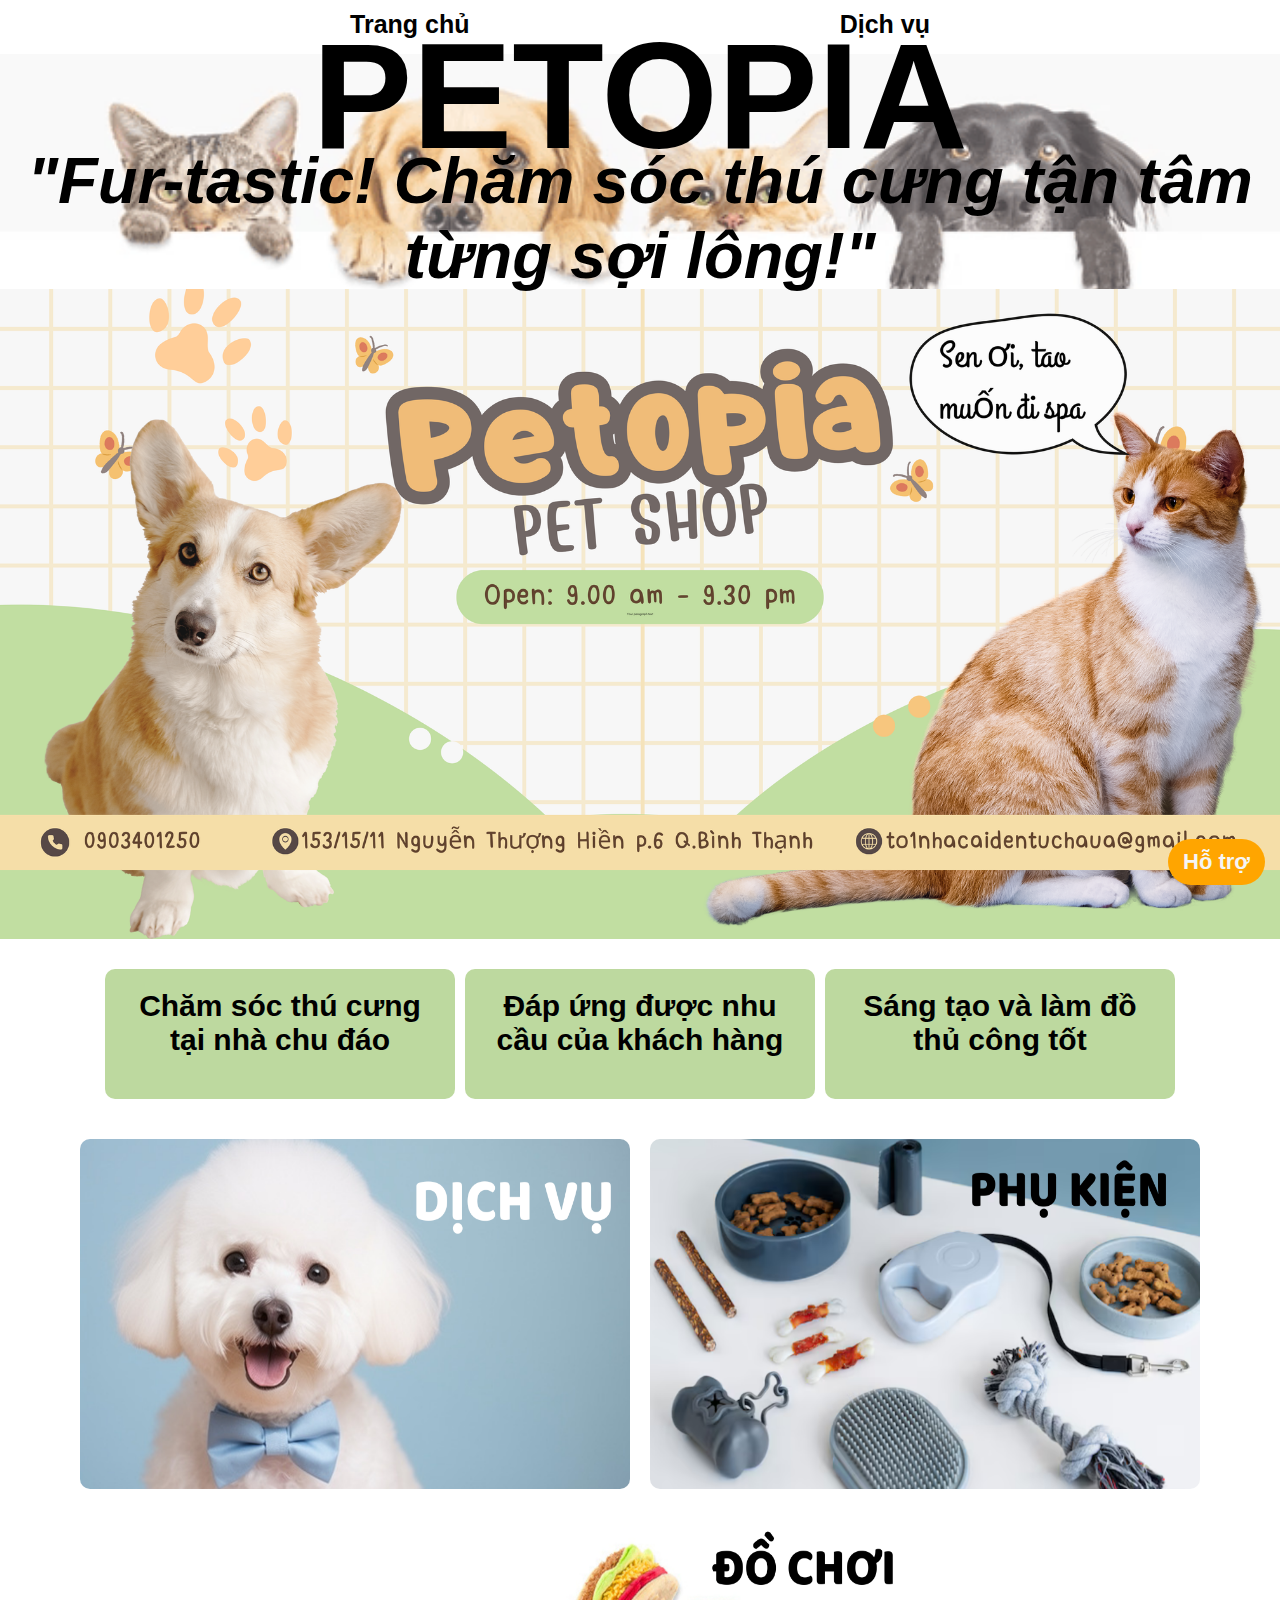
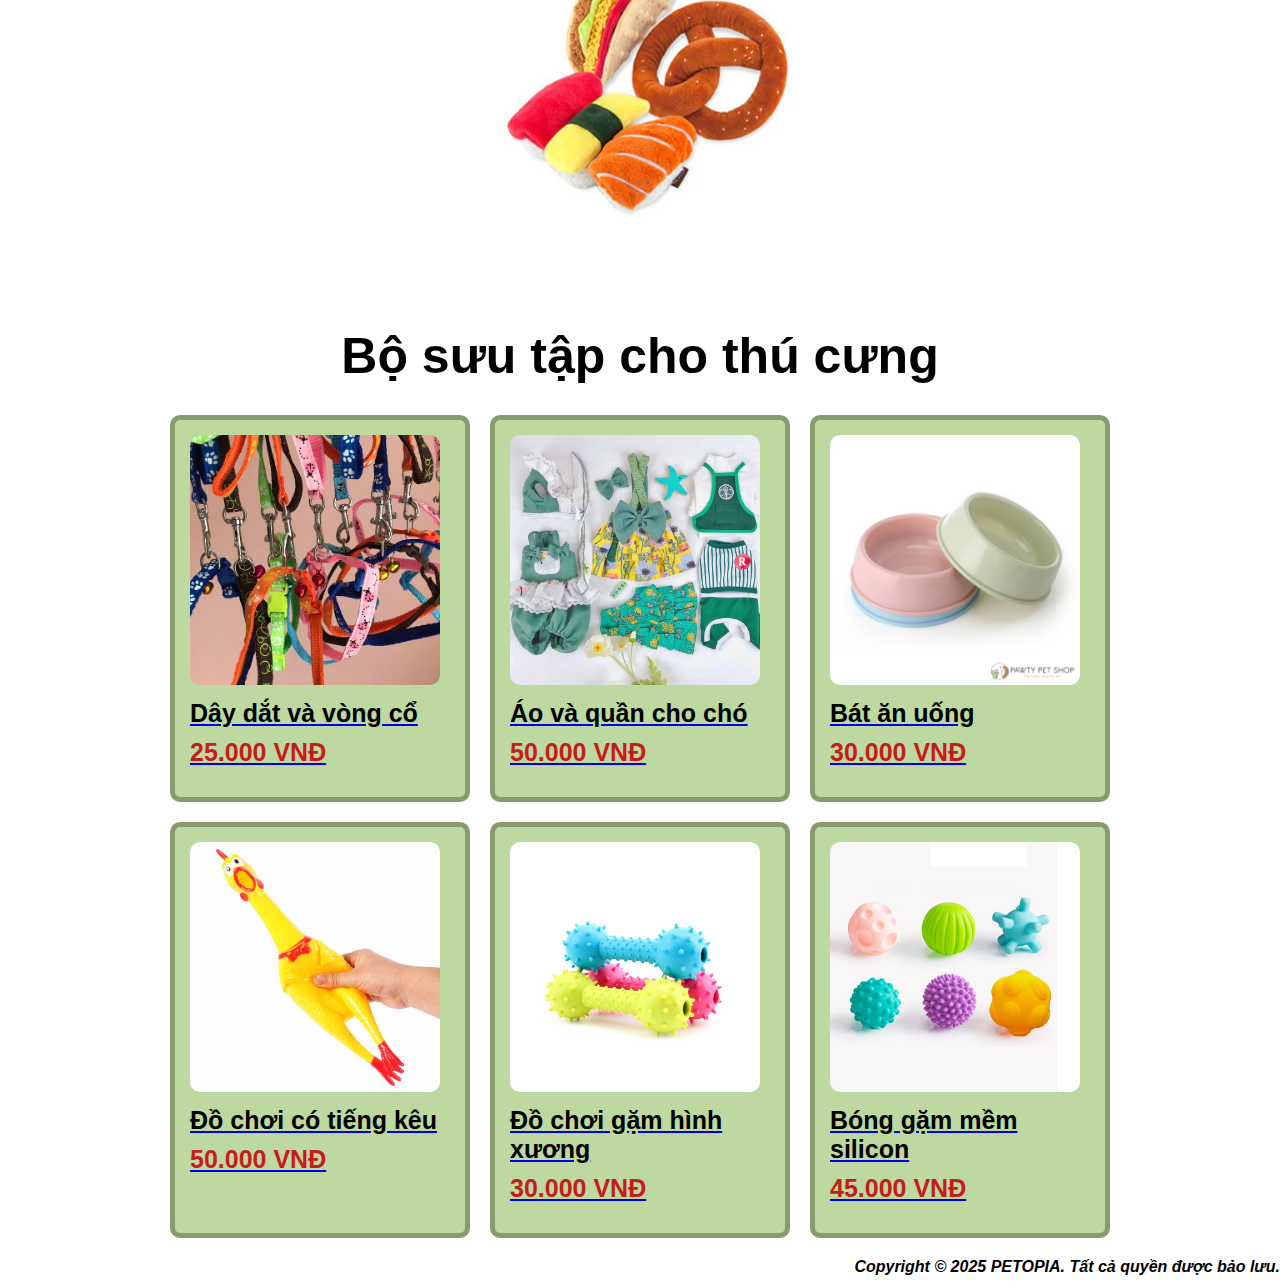
<file: index.html>
<!DOCTYPE html>
<html lang="vi">
<head>
    <meta charset="UTF-8">
    <meta name="viewport" content="width=device-width, initial-scale=1.0">
    <title>Cửa hàng chăm sóc và bán phụ kiện cho chó</title>
    <link rel="stylesheet" href="styles.css">
</head>
<body>
    <div class="nav">
        <nav>
            <ul>
                <li><a href="index.html">Trang chủ</a></li>
                <li><a href="dichvu.html">Dịch vụ</a></li>
            </ul>
        </nav>
    </div>
    <header>
        <h1><strong>PETOPIA</strong></h1>
        <h2><i>"Fur-tastic! Chăm sóc thú cưng tận tâm từng sợi lông!"</i></h2>
    </header>
    <div class="banner">
        <img src="486014060_1379749156235214_6469966915776563393_n.png" alt="Kinh nghiệm chăm sóc thú cưng" class="banner-img">
    </div>
    <section id="kha-nang">
        <div class="abilities">
            <div class="abilities-item">Chăm sóc thú cưng tại nhà chu đáo</div>
            <div class="abilities-item">Đáp ứng được nhu cầu của khách hàng</div>
            <div class="abilities-item">Sáng tạo và làm đồ thủ công tốt</div>
        </div>
    </section>
    <section id="san-pham">
        <div class="produce-list">
            <div class="produce"><img src="love.png" alt="Sản phẩm 1"></div>
            <div class="produce"><img src="love (1).png" alt="Sản phẩm 3"></div>
            <div class="produce"><img src="love (2).png" alt="Sản phẩm 4"></div>
        </div>
    </section>
    <div class="achievements">
        <h2><p class="san-pham"></p><strong>Bộ sưu tập cho thú cưng</strong></h2>
    </div>
    <section class="product-list">
        <div class="product">
            <a href="product1.html">
                <img src="day-dat-vong-co-cho-meo-Nupet-1.jpg" alt="Dây dắt và vòng cổ">
                <h2>Dây dắt và vòng cổ</h2>
                <p>25.000 VNĐ</p>
            </a>
        </div>
        <div class="product">
            <a href="product2.html">
                <img src="set-do-cho-meo-mau-xanh-de-chiu.webp" alt="Áo/quần cho chó">
                <h2>Áo và quần cho chó</h2>
                <p>50.000 VNĐ</p>
            </a>
        </div>
        <div class="product">
            <a href="product3.html">
                <img src="b44cd734-0b7c-459a-a7b2-0749f76419f0_721bfecc5ec2487b8e843149a53fe0af_1024x1024.jpeg" alt="Bát ăn uống">
                <h2>Bát ăn uống</h2>
                <p>30.000 VNĐ</p>
            </a>
        </div>
        <div class="product">
            <a href="product4.html">
                <img src="do-choi-cho-cho-meo-paw-hinh-con-ga.jpg" alt="Đồ chơi có tiếng kêu">
                <h2>Đồ chơi có tiếng kêu</h2>
                <p>50.000 VNĐ</p>
            </a>
        </div>
        <div class="product">
            <a href="product5.html">
                <img src="cad063319d05cdb65f21cb0db928c8db.jpeg" alt="Đồ chơi gặm hình xương">
                <h2>Đồ chơi gặm hình xương</h2>
                <p>30.000 VNĐ</p>
            </a>
        </div>
        <div class="product">
            <a href="product6.html">
                <img src="set-6-bong-gai-silicon-toyshouse-he0207-1.jpg" alt="Bóng gặm mềm silicon">
                <h2>Bóng gặm mềm silicon</h2>
                <p>45.000 VNĐ</p>
            </a>
        </div>
    </section>
    <section id="lien-he">
        <div class="chat-container">
            <input type="checkbox" id="chat-toggle" class="chat-toggle" hidden>
            <label for="chat-toggle" class="chat-button" onclick="toggleChat()"><strong>Hỗ trợ</strong></label>
            <div class="chat-box" id="chat-box">
                <div class="chat-header">
                    <span><strong>Trò chuyện với chúng mình</strong></span>
                    <label for="chat-toggle" class="close-chat" onclick="closeChat()">✖</label>
                </div>
                <div class="chat-body" id="messages">
                    <p>Xin chào! Chúng mình có thể giúp gì cho bạn?😊</p>
                </div>
                <div class="chat-footer">
                    <input type="text" id="user-message" placeholder="Nhập tin nhắn...">
                    <button onclick="sendMessage()">Gửi</button>
                </div>
            </div>
        </div>
    </section>
    <script>
        // Dữ liệu câu hỏi và câu trả lời
        const faq = {
            "có gì": "Cửa hàng tụi mình chuyên chăm sóc thú cưng như tắm, vệ sinh răng miệng cho chó và có bán đủ loại phụ kiện, đồ chơi siêu xinh để bạn mua tặng cún yêu hoặc làm quà cho bạn bè! 🐶🎁",
            "giờ": "🕗 Chúng mình làm việc từ 9:00 sáng đến 9:30 tối, từ thứ 2 đến thứ 6.",
            "địa chỉ": "📍 Chúng mình có cửa hàng tại 153/15/11 Nguyễn Thượng Hiền, P. 6, Q. Bình Thạnh, Ho Chi Minh City",
            "liên hệ": "📧 Bạn có thể liên hệ với chúng mình qua email: to1nhacaidentuchaua@gmail.com.",
            "giá": "💵 Giá phụ kiện và đồ chơi của chúng mình dao động từ 25.000 VND đến 50.000 VND tùy theo loại."
        };
        // Hiện/ẩn cửa sổ chat khi nhấn nút hỗ trợ
        function toggleChat() {
            const chatBox = document.getElementById('chat-box');
            chatBox.style.display = chatBox.style.display === 'block' ? 'none' : 'block';
        }
        // Đóng cửa sổ chat khi nhấn nút x
        function closeChat() {
            const chatBox = document.getElementById('chat-box');
            chatBox.style.display = 'none';
        }
        // Gửi tin nhắn và trả lời từ bot
        function sendMessage() {
            const messageInput = document.getElementById('user-message');
            const message = messageInput.value.trim();
            const messagesDiv = document.getElementById('messages');
            if (message) {
                // Hiển thị tin nhắn người dùng
                const userMessageDiv = document.createElement('div');
                userMessageDiv.textContent = '👥: ' + message;
                messagesDiv.appendChild(userMessageDiv);
                // Xoá ô nhập tin nhắn
                messageInput.value = '';
                // Phản hồi tự động từ bot
                const botResponse = getBotResponse(message);
                setTimeout(function () {
                    const botMessageDiv = document.createElement('div');
                    botMessageDiv.textContent = '👩‍💼: ' + botResponse;
                    messagesDiv.appendChild(botMessageDiv);
                    messagesDiv.scrollTop = messagesDiv.scrollHeight;
                }, 1000);
            }
        }
        // Hàm tìm kiếm câu trả lời của bot dựa trên từ khóa
        function getBotResponse(userMessage) {
            // Chuyển câu hỏi của người dùng thành chữ thường để dễ so sánh
            const lowerCaseMessage = userMessage.toLowerCase();
            // Kiểm tra nếu câu hỏi người dùng chứa từ khóa nào trong FAQ
            for (const keyword in faq) {
                if (lowerCaseMessage.includes(keyword)) {
                    return faq[keyword];  // Trả lời từ FAQ
                }
            }
            // Nếu không có từ khóa phù hợp, trả lời mặc định
            return "Cảm ơn bạn đã liên hệ, chúng mình sẽ trả lời sớm nhất!😊⏳";
        }
    </script>        
</body>
<footer>
    <div class="foot">
        <h4><p class="foot"></p><i>Copyright &copy; 2025 PETOPIA. Tất cả quyền được bảo lưu.</i></h4>
    </div>
</footer>
</html>
</file>
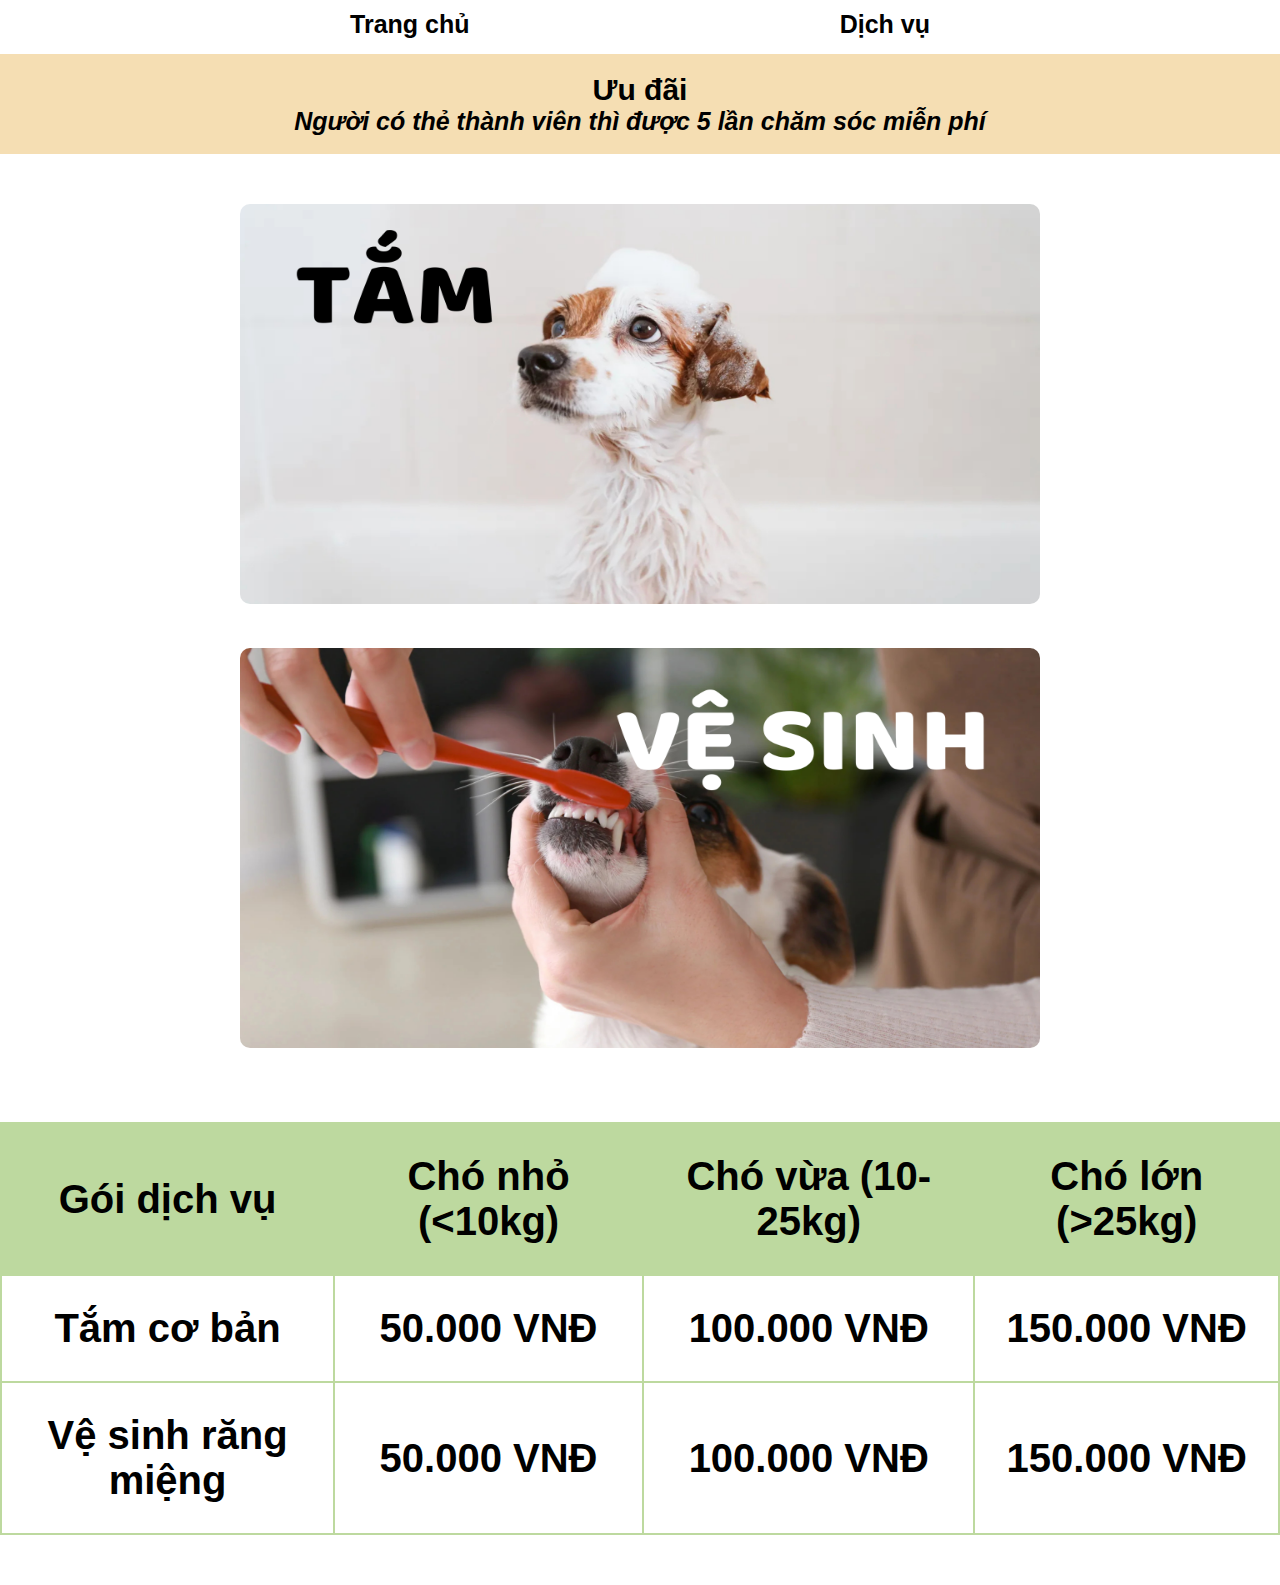
<file: dichvu.html>
<!DOCTYPE html>
<html lang="vi">
<head>
    <meta charset="UTF-8">
    <meta name="viewport" content="width=device-width, initial-scale=1.0">
    <title>Giới thiệu</title>
    <link rel="stylesheet" href="astyles.css">
</head>
<body>
    <div class="nav">
        <nav>
            <ul>
                <li><a href="index.html">Trang chủ</a></li>
                <li><a href="dichvu.html">Dịch vụ</a></li>
            </ul>
        </nav>
    </div>
    <header>
        <h1><strong>Ưu đãi</strong></h1>
        <h2><i>Người có thẻ thành viên thì được 5 lần chăm sóc miễn phí</i></h2>
    </header>
    <section id="dich-vu">
        <div class="produce-list">
            <div class="produce"><img src="love (3).png" alt="Sản phẩm 3"></div>
            <div class="produce"><img src="love (4).png" alt="Sản phẩm 4"></div>
        </div>
    </section>
    <section id="goi-dich-vu">
        <table>
            <tr>
                <th>Gói dịch vụ</th>
                <th>Chó nhỏ (&lt;10kg)</th>
                <th>Chó vừa (10-25kg)</th>
                <th>Chó lớn (&gt;25kg)</th>
            </tr>
            <tr class="highlight-row">
                <td>Tắm cơ bản</td>
                <td>50.000 VNĐ</td>
                <td>100.000 VNĐ</td>
                <td>150.000 VNĐ</td>
            </tr>
            <tr class="highlight-row">
                <td>Vệ sinh răng miệng</td>
                <td>50.000 VNĐ</td>
                <td>100.000 VNĐ</td>
                <td>150.000 VNĐ</td>
            </tr>
        </table>
    </section>
</body>
</html>
</file>
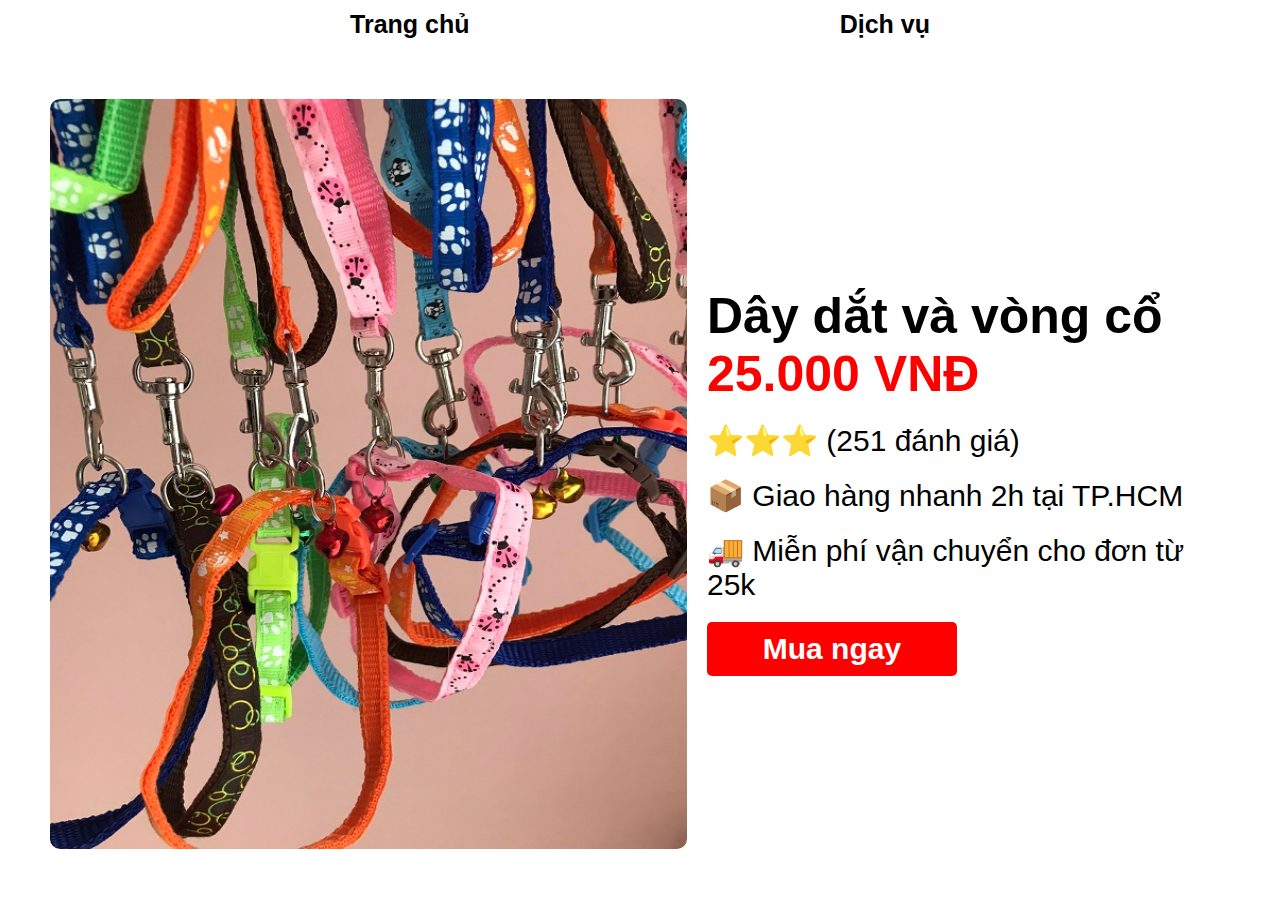
<file: product1.html>
<!DOCTYPE html>
<html lang="vi">
<head>
    <meta charset="UTF-8">
    <meta name="viewport" content="width=device-width, initial-scale=1.0">
    <title>Chi tiết sản phẩm</title>
    <link rel="stylesheet" href="bstyles.css">
</head>
<body>
    <div class="nav">
        <nav>
            <ul>
                <li><a href="index.html">Trang chủ</a></li>
                <li><a href="dichvu.html">Dịch vụ</a></li>
            </ul>
        </nav>
    </div>
    <div class="product-detail">
        <img id="product-image" src="day-dat-vong-co-cho-meo-Nupet-1.jpg" alt="Sản phẩm">
        <div class="info">
            <h2>Dây dắt và vòng cổ</h2>
            <h3>25.000 VNĐ</h3>
            <p class="rating">⭐⭐⭐ (251 đánh giá)</p>
            <p>📦 Giao hàng nhanh 2h tại TP.HCM</p>
            <p>🚚 Miễn phí vận chuyển cho đơn từ 25k</p>
            <button class="buy-btn" onclick="openPayment()"><strong>Mua ngay</strong></a></button>
        </div>
    <div class="popup" id="paymentPopup">
        <div class="popup-content1">
            <a href="#sanpham" class="close-btn" onclick="closePayment()">&times;</a>
            <h2>Thanh toán</h2>
            <div class="payment-options">
                <label><input type="radio" name="payment-method" checked> Tiền mặt</label>
                <label><input type="radio" name="payment-method"> Thẻ Debit/Credit</label>
            </div>
            <div class="payment-details">
                <label>Tên ghi trên thẻ:</label>
                <input type="text" placeholder="Nhập tên trên thẻ">
                <label>Số thẻ:</label>
                <input type="text" placeholder="Nhập số thẻ">
                <div class="expiry-cvv">
                    <div>
                        <label>Ngày hết hạn:</label>
                        <input type="text" placeholder="MM/YY">
                    </div>
                    <div>
                        <label>CVV:</label>
                        <input type="text" placeholder="CVV">
                    </div>
                </div>
            </div>
            <button class="pay-btn" onclick="showSuccess()">Thanh toán</button>
        </div>
    </div>
    <div class="popup" id="successPopup" style="display: none;">
        <div class="popup-content2">
            <a href="#sanpham" class="close-btn" onclick="closeSuccess()">&times;</a>
            <h2>🎉 Thanh toán thành công!</h2>
            <p>Đơn hàng của bạn đang được xử lý và sẽ sớm giao đến bạn.🐾</p>
        </div>
    </div>
    <script>
        function openPayment() {
        document.getElementById('paymentPopup').style.display = 'flex'; // Hiện popup thanh toán
        document.getElementById('successPopup').style.display = 'none'; // Ẩn popup thành công nếu đang mở
        }
        function closePayment() {
            document.getElementById('paymentPopup').style.display = 'none';
        }
        function showSuccess() {
            // Ẩn popup thanh toán
            document.getElementById('paymentPopup').style.display = 'none';
            // Hiện popup thành công
            document.getElementById('successPopup').style.display = 'flex';
        }
        function closeSuccess() {
            // Ẩn popup thành công
            document.getElementById('successPopup').style.display = 'none';
        }
    </script>    
</body>
</html>
</file>
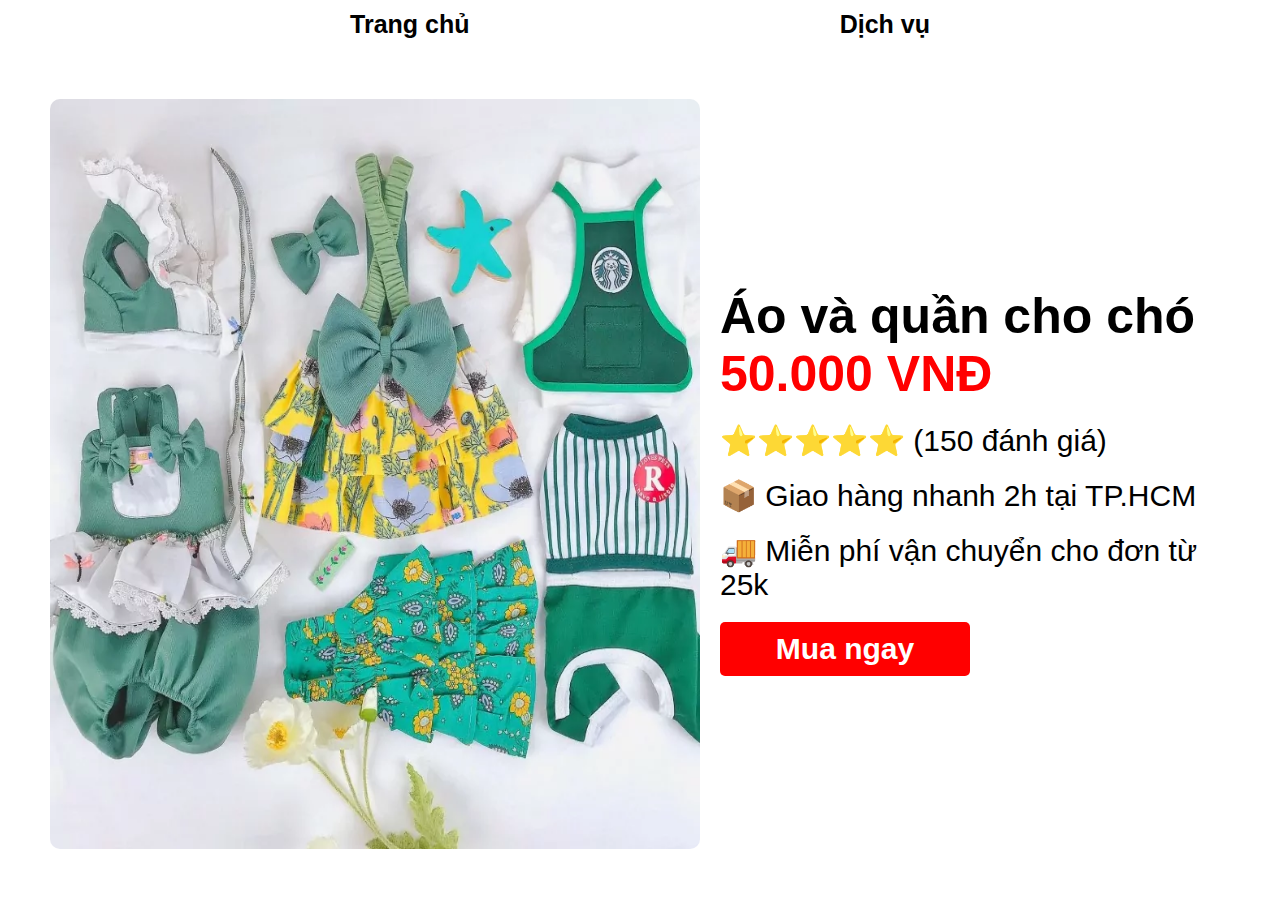
<file: product2.html>
<!DOCTYPE html>
<html lang="vi">
<head>
    <meta charset="UTF-8">
    <meta name="viewport" content="width=device-width, initial-scale=1.0">
    <title>Chi tiết sản phẩm</title>
    <link rel="stylesheet" href="bstyles.css">
</head>
<body>
    <div class="nav">
        <nav>
            <ul>
                <li><a href="index.html">Trang chủ</a></li>
                <li><a href="dichvu.html">Dịch vụ</a></li>
            </ul>
        </nav>
    </div>
    <div class="product-detail">
        <img id="product-image" src="set-do-cho-meo-mau-xanh-de-chiu.webp" alt="Sản phẩm">
        <div class="info">
            <h2>Áo và quần cho chó</h2>
            <h3>50.000 VNĐ</h3>
            <p class="rating">⭐⭐⭐⭐⭐ (150 đánh giá)</p>
            <p>📦 Giao hàng nhanh 2h tại TP.HCM</p>
            <p>🚚 Miễn phí vận chuyển cho đơn từ 25k</p>
            <button class="buy-btn" onclick="openPayment()"><strong>Mua ngay</strong></a></button>
        </div>
    <div class="popup" id="paymentPopup">
        <div class="popup-content1">
            <a href="#sanpham" class="close-btn" onclick="closePayment()">&times;</a>
            <h2>Thanh toán</h2>
            <div class="payment-options">
                <label><input type="radio" name="payment-method" checked> Tiền mặt</label>
                <label><input type="radio" name="payment-method"> Thẻ Debit/Credit</label>
            </div>
            <div class="payment-details">
                <label>Tên ghi trên thẻ:</label>
                <input type="text" placeholder="Nhập tên trên thẻ">
                <label>Số thẻ:</label>
                <input type="text" placeholder="Nhập số thẻ">
                <div class="expiry-cvv">
                    <div>
                        <label>Ngày hết hạn:</label>
                        <input type="text" placeholder="MM/YY">
                    </div>
                    <div>
                        <label>CVV:</label>
                        <input type="text" placeholder="CVV">
                    </div>
                </div>
            </div>
            <button class="pay-btn" onclick="showSuccess()">Thanh toán</button>
        </div>
    </div>
    <div class="popup" id="successPopup" style="display: none;">
        <div class="popup-content2">
            <a href="#sanpham" class="close-btn" onclick="closeSuccess()">&times;</a>
            <h2>🎉 Thanh toán thành công!</h2>
            <p>Đơn hàng của bạn đang được xử lý và sẽ sớm giao đến bạn.🐾</p>
        </div>
    </div>
    <script>
        function openPayment() {
        document.getElementById('paymentPopup').style.display = 'flex'; // Hiện popup thanh toán
        document.getElementById('successPopup').style.display = 'none'; // Ẩn popup thành công nếu đang mở
        }
        function closePayment() {
            document.getElementById('paymentPopup').style.display = 'none';
        }
        function showSuccess() {
            // Ẩn popup thanh toán
            document.getElementById('paymentPopup').style.display = 'none';
            // Hiện popup thành công
            document.getElementById('successPopup').style.display = 'flex';
        }
        function closeSuccess() {
            // Ẩn popup thành công
            document.getElementById('successPopup').style.display = 'none';
        }
    </script> 
</body>
</html>
</file>
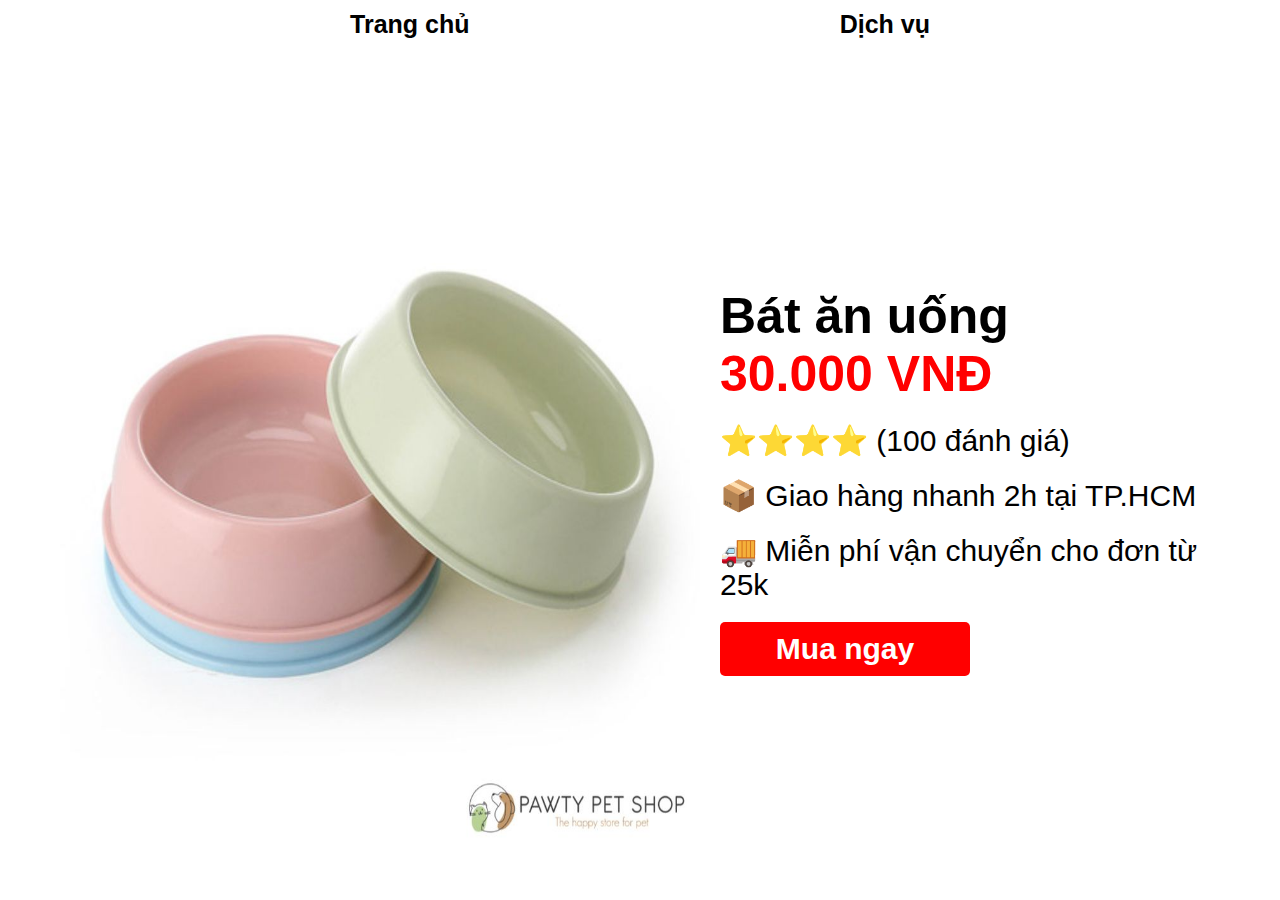
<file: product3.html>
<!DOCTYPE html>
<html lang="vi">
<head>
    <meta charset="UTF-8">
    <meta name="viewport" content="width=device-width, initial-scale=1.0">
    <title>Chi tiết sản phẩm</title>
    <link rel="stylesheet" href="bstyles.css">
</head>
<body>
    <div class="nav">
        <nav>
            <ul>
                <li><a href="index.html">Trang chủ</a></li>
                <li><a href="dichvu.html">Dịch vụ</a></li>
            </ul>
        </nav>
    </div>
    <div class="product-detail">
        <img id="product-image" src="b44cd734-0b7c-459a-a7b2-0749f76419f0_721bfecc5ec2487b8e843149a53fe0af_1024x1024.jpeg" alt="Sản phẩm">
        <div class="info">
            <h2>Bát ăn uống</h2>
            <h3>30.000 VNĐ</h3>
            <p class="rating">⭐⭐⭐⭐ (100 đánh giá)</p>
            <p>📦 Giao hàng nhanh 2h tại TP.HCM</p>
            <p>🚚 Miễn phí vận chuyển cho đơn từ 25k</p>
            <button class="buy-btn" onclick="openPayment()"><strong>Mua ngay</strong></a></button>
        </div>
    <div class="popup" id="paymentPopup">
        <div class="popup-content1">
            <a href="#sanpham" class="close-btn" onclick="closePayment()">&times;</a>
            <h2>Thanh toán</h2>
            <div class="payment-options">
                <label><input type="radio" name="payment-method" checked> Tiền mặt</label>
                <label><input type="radio" name="payment-method"> Thẻ Debit/Credit</label>
            </div>
            <div class="payment-details">
                <label>Tên ghi trên thẻ:</label>
                <input type="text" placeholder="Nhập tên trên thẻ">
                <label>Số thẻ:</label>
                <input type="text" placeholder="Nhập số thẻ">
                <div class="expiry-cvv">
                    <div>
                        <label>Ngày hết hạn:</label>
                        <input type="text" placeholder="MM/YY">
                    </div>
                    <div>
                        <label>CVV:</label>
                        <input type="text" placeholder="CVV">
                    </div>
                </div>
            </div>
            <button class="pay-btn" onclick="showSuccess()">Thanh toán</button>
        </div>
    </div>
    <div class="popup" id="successPopup" style="display: none;">
        <div class="popup-content2">
            <a href="#sanpham" class="close-btn" onclick="closeSuccess()">&times;</a>
            <h2>🎉 Thanh toán thành công!</h2>
            <p>Đơn hàng của bạn đang được xử lý và sẽ sớm giao đến bạn.🐾</p>
        </div>
    </div>
    <script>
        function openPayment() {
        document.getElementById('paymentPopup').style.display = 'flex'; // Hiện popup thanh toán
        document.getElementById('successPopup').style.display = 'none'; // Ẩn popup thành công nếu đang mở
        }
        function closePayment() {
            document.getElementById('paymentPopup').style.display = 'none';
        }
        function showSuccess() {
            // Ẩn popup thanh toán
            document.getElementById('paymentPopup').style.display = 'none';
            // Hiện popup thành công
            document.getElementById('successPopup').style.display = 'flex';
        }
        function closeSuccess() {
            // Ẩn popup thành công
            document.getElementById('successPopup').style.display = 'none';
        }
    </script> 
</body>
</html>
</file>
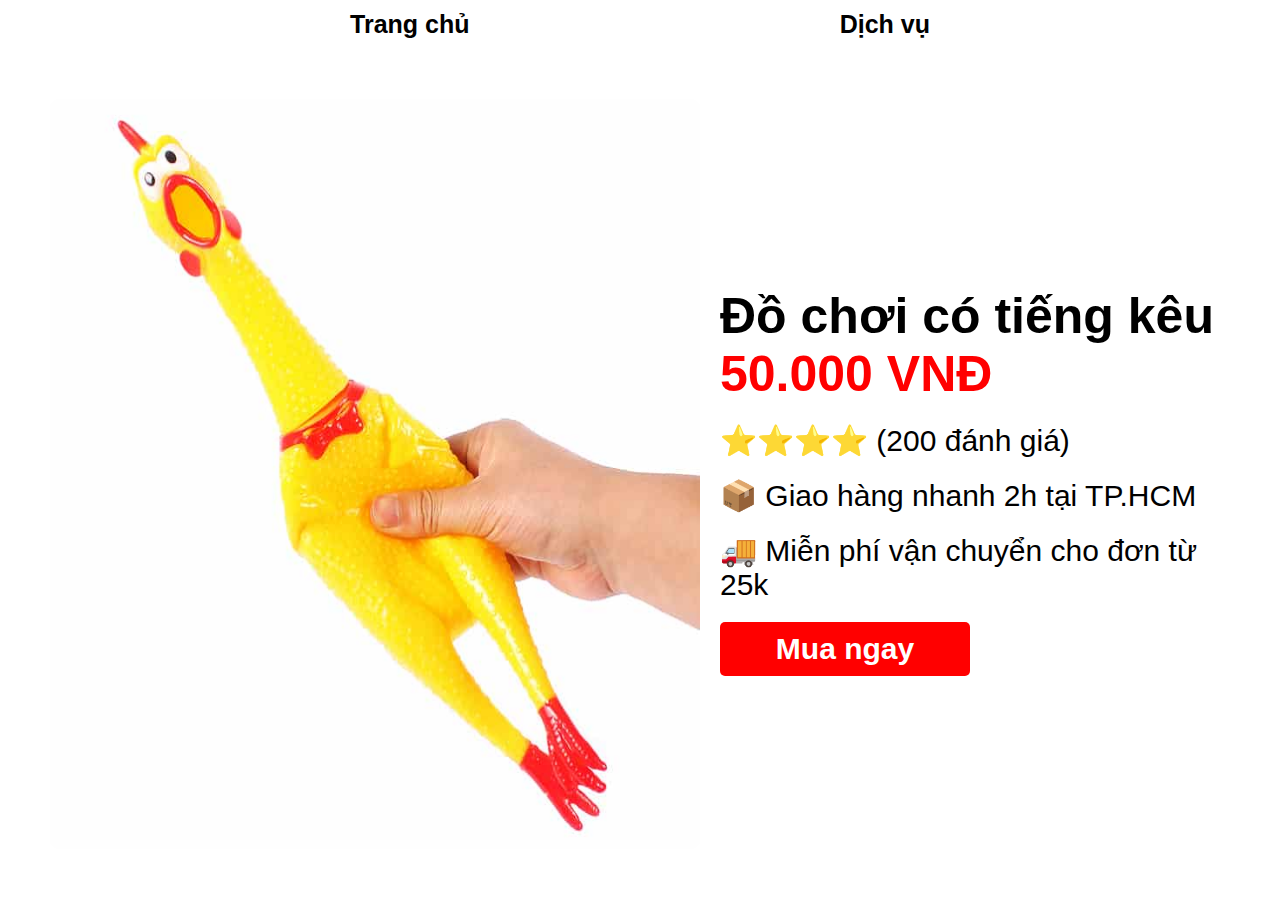
<file: product4.html>
<!DOCTYPE html>
<html lang="vi">
<head>
    <meta charset="UTF-8">
    <meta name="viewport" content="width=device-width, initial-scale=1.0">
    <title>Chi tiết sản phẩm</title>
    <link rel="stylesheet" href="bstyles.css">
</head>
<body>
    <div class="nav">
        <nav>
            <ul>
                <li><a href="index.html">Trang chủ</a></li>
                <li><a href="dichvu.html">Dịch vụ</a></li>
            </ul>
        </nav>
    </div>
    <div class="product-detail">
        <img id="product-image" src="do-choi-cho-cho-meo-paw-hinh-con-ga.jpg" alt="Sản phẩm">
        <div class="info">
            <h2>Đồ chơi có tiếng kêu</h2>
            <h3>50.000 VNĐ</h3>
            <p class="rating">⭐⭐⭐⭐ (200 đánh giá)</p>
            <p>📦 Giao hàng nhanh 2h tại TP.HCM</p>
            <p>🚚 Miễn phí vận chuyển cho đơn từ 25k</p>
            <button class="buy-btn" onclick="openPayment()"><strong>Mua ngay</strong></a></button>
        </div>
    <div class="popup" id="paymentPopup">
        <div class="popup-content1">
            <a href="#sanpham" class="close-btn" onclick="closePayment()">&times;</a>
            <h2>Thanh toán</h2>
            <div class="payment-options">
                <label><input type="radio" name="payment-method" checked> Tiền mặt</label>
                <label><input type="radio" name="payment-method"> Thẻ Debit/Credit</label>
            </div>
            <div class="payment-details">
                <label>Tên ghi trên thẻ:</label>
                <input type="text" placeholder="Nhập tên trên thẻ">
                <label>Số thẻ:</label>
                <input type="text" placeholder="Nhập số thẻ">
                <div class="expiry-cvv">
                    <div>
                        <label>Ngày hết hạn:</label>
                        <input type="text" placeholder="MM/YY">
                    </div>
                    <div>
                        <label>CVV:</label>
                        <input type="text" placeholder="CVV">
                    </div>
                </div>
            </div>
            <button class="pay-btn" onclick="showSuccess()">Thanh toán</button>
        </div>
    </div>
    <div class="popup" id="successPopup" style="display: none;">
        <div class="popup-content2">
            <a href="#sanpham" class="close-btn" onclick="closeSuccess()">&times;</a>
            <h2>🎉 Thanh toán thành công!</h2>
            <p>Đơn hàng của bạn đang được xử lý và sẽ sớm giao đến bạn.🐾</p>
        </div>
    </div>
    <script>
        function openPayment() {
        document.getElementById('paymentPopup').style.display = 'flex'; // Hiện popup thanh toán
        document.getElementById('successPopup').style.display = 'none'; // Ẩn popup thành công nếu đang mở
        }
        function closePayment() {
            document.getElementById('paymentPopup').style.display = 'none';
        }
        function showSuccess() {
            // Ẩn popup thanh toán
            document.getElementById('paymentPopup').style.display = 'none';
            // Hiện popup thành công
            document.getElementById('successPopup').style.display = 'flex';
        }
        function closeSuccess() {
            // Ẩn popup thành công
            document.getElementById('successPopup').style.display = 'none';
        }
    </script> 
</body>
</html>
</file>
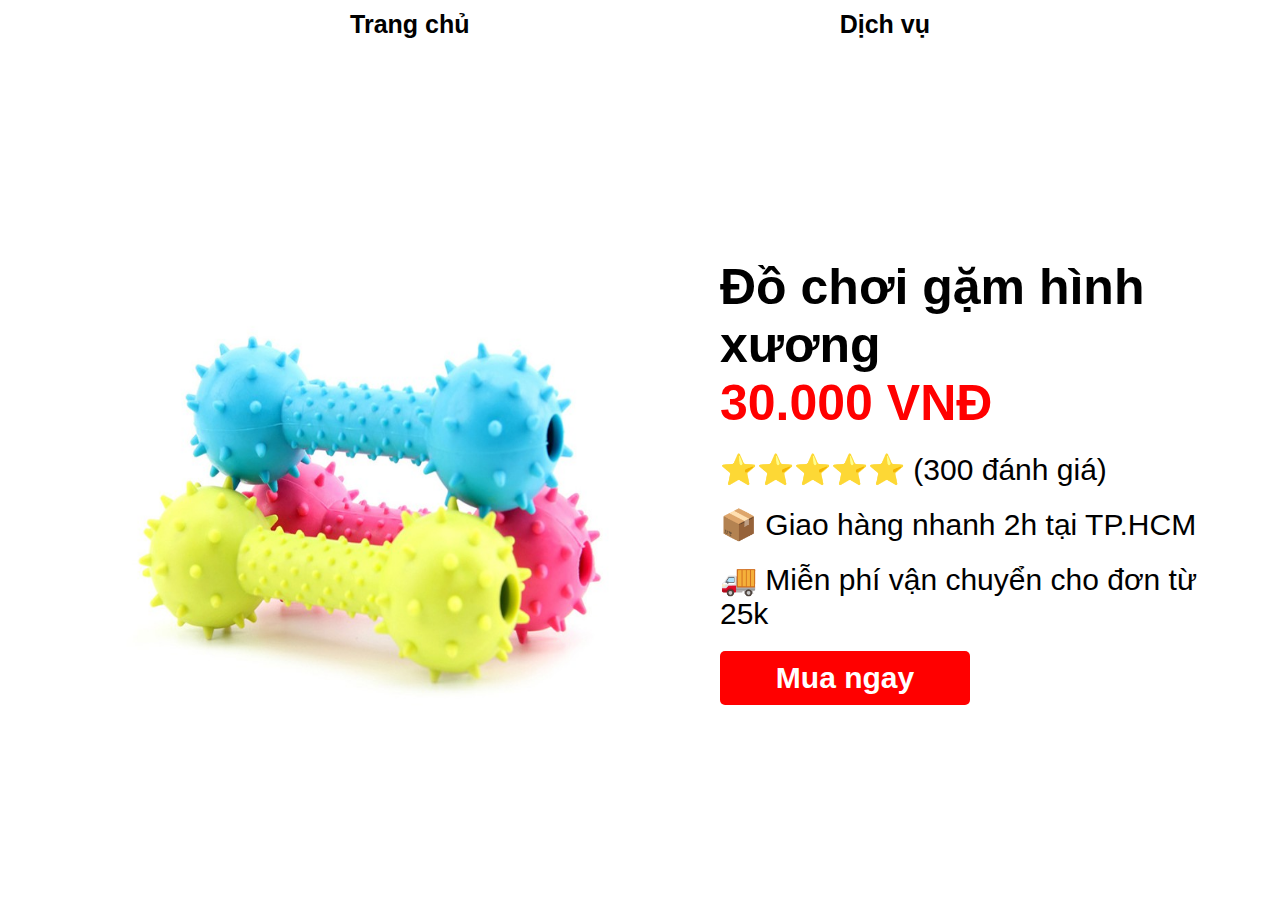
<file: product5.html>
<!DOCTYPE html>
<html lang="vi">
<head>
    <meta charset="UTF-8">
    <meta name="viewport" content="width=device-width, initial-scale=1.0">
    <title>Chi tiết sản phẩm</title>
    <link rel="stylesheet" href="bstyles.css">
</head>
<body>
    <div class="nav">
        <nav>
            <ul>
                <li><a href="index.html">Trang chủ</a></li>
                <li><a href="dichvu.html">Dịch vụ</a></li>
            </ul>
        </nav>
    </div>
    <div class="product-detail">
        <img id="product-image" src="cad063319d05cdb65f21cb0db928c8db.jpeg" alt="Sản phẩm">
        <div class="info">
            <h2>Đồ chơi gặm hình xương</h2>
            <h3>30.000 VNĐ</h3>
            <p class="rating">⭐⭐⭐⭐⭐ (300 đánh giá)</p>
            <p>📦 Giao hàng nhanh 2h tại TP.HCM</p>
            <p>🚚 Miễn phí vận chuyển cho đơn từ 25k</p>
            <button class="buy-btn" onclick="openPayment()"><strong>Mua ngay</strong></a></button>
        </div>
    <div class="popup" id="paymentPopup">
        <div class="popup-content1">
            <a href="#sanpham" class="close-btn" onclick="closePayment()">&times;</a>
            <h2>Thanh toán</h2>
            <div class="payment-options">
                <label><input type="radio" name="payment-method" checked> Tiền mặt</label>
                <label><input type="radio" name="payment-method"> Thẻ Debit/Credit</label>
            </div>
            <div class="payment-details">
                <label>Tên ghi trên thẻ:</label>
                <input type="text" placeholder="Nhập tên trên thẻ">
                <label>Số thẻ:</label>
                <input type="text" placeholder="Nhập số thẻ">
                <div class="expiry-cvv">
                    <div>
                        <label>Ngày hết hạn:</label>
                        <input type="text" placeholder="MM/YY">
                    </div>
                    <div>
                        <label>CVV:</label>
                        <input type="text" placeholder="CVV">
                    </div>
                </div>
            </div>
            <button class="pay-btn" onclick="showSuccess()">Thanh toán</button>
        </div>
    </div>
    <div class="popup" id="successPopup" style="display: none;">
        <div class="popup-content2">
            <a href="#sanpham" class="close-btn" onclick="closeSuccess()">&times;</a>
            <h2>🎉 Thanh toán thành công!</h2>
            <p>Đơn hàng của bạn đang được xử lý và sẽ sớm giao đến bạn.🐾</p>
        </div>
    </div>
    <script>
        function openPayment() {
        document.getElementById('paymentPopup').style.display = 'flex'; // Hiện popup thanh toán
        document.getElementById('successPopup').style.display = 'none'; // Ẩn popup thành công nếu đang mở
        }
        function closePayment() {
            document.getElementById('paymentPopup').style.display = 'none';
        }
        function showSuccess() {
            // Ẩn popup thanh toán
            document.getElementById('paymentPopup').style.display = 'none';
            // Hiện popup thành công
            document.getElementById('successPopup').style.display = 'flex';
        }
        function closeSuccess() {
            // Ẩn popup thành công
            document.getElementById('successPopup').style.display = 'none';
        }
    </script> 
</body>
</html>
</file>
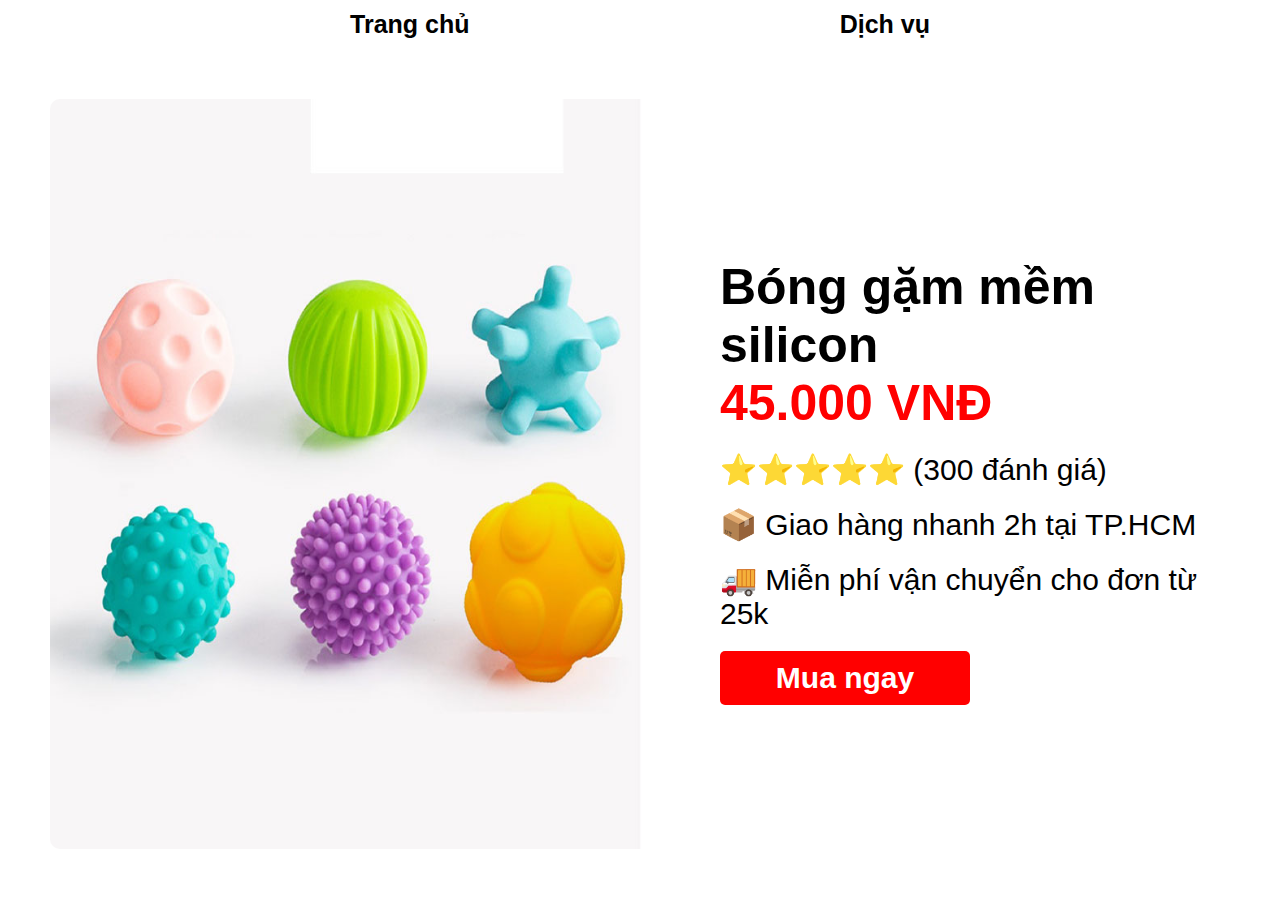
<file: product6.html>
<!DOCTYPE html>
<html lang="vi">
<head>
    <meta charset="UTF-8">
    <meta name="viewport" content="width=device-width, initial-scale=1.0">
    <title>Chi tiết sản phẩm</title>
    <link rel="stylesheet" href="bstyles.css">
</head>
<body>
    <div class="nav">
        <nav>
            <ul>
                <li><a href="index.html">Trang chủ</a></li>
                <li><a href="dichvu.html">Dịch vụ</a></li>
            </ul>
        </nav>
    </div>
    <div class="product-detail">
        <img id="product-image" src="set-6-bong-gai-silicon-toyshouse-he0207-1.jpg" alt="Sản phẩm">
        <div class="info">
            <h2>Bóng gặm mềm silicon</h2>
            <h3>45.000 VNĐ</h3>
            <p class="rating">⭐⭐⭐⭐⭐ (300 đánh giá)</p>
            <p>📦 Giao hàng nhanh 2h tại TP.HCM</p>
            <p>🚚 Miễn phí vận chuyển cho đơn từ 25k</p>
            <button class="buy-btn" onclick="openPayment()"><strong>Mua ngay</strong></a></button>
        </div>
    <div class="popup" id="paymentPopup">
        <div class="popup-content1">
            <a href="#sanpham" class="close-btn" onclick="closePayment()">&times;</a>
            <h2>Thanh toán</h2>
            <div class="payment-options">
                <label><input type="radio" name="payment-method" checked> Tiền mặt</label>
                <label><input type="radio" name="payment-method"> Thẻ Debit/Credit</label>
            </div>
            <div class="payment-details">
                <label>Tên ghi trên thẻ:</label>
                <input type="text" placeholder="Nhập tên trên thẻ">
                <label>Số thẻ:</label>
                <input type="text" placeholder="Nhập số thẻ">
                <div class="expiry-cvv">
                    <div>
                        <label>Ngày hết hạn:</label>
                        <input type="text" placeholder="MM/YY">
                    </div>
                    <div>
                        <label>CVV:</label>
                        <input type="text" placeholder="CVV">
                    </div>
                </div>
            </div>
            <button class="pay-btn" onclick="showSuccess()">Thanh toán</button>
        </div>
    </div>
    <div class="popup" id="successPopup" style="display: none;">
        <div class="popup-content2">
            <a href="#sanpham" class="close-btn" onclick="closeSuccess()">&times;</a>
            <h2>🎉 Thanh toán thành công!</h2>
            <p>Đơn hàng của bạn đang được xử lý và sẽ sớm giao đến bạn.🐾</p>
        </div>
    </div>
    <script>
        function openPayment() {
        document.getElementById('paymentPopup').style.display = 'flex'; // Hiện popup thanh toán
        document.getElementById('successPopup').style.display = 'none'; // Ẩn popup thành công nếu đang mở
        }
        function closePayment() {
            document.getElementById('paymentPopup').style.display = 'none';
        }
        function showSuccess() {
            // Ẩn popup thanh toán
            document.getElementById('paymentPopup').style.display = 'none';
            // Hiện popup thành công
            document.getElementById('successPopup').style.display = 'flex';
        }
        function closeSuccess() {
            // Ẩn popup thành công
            document.getElementById('successPopup').style.display = 'none';
        }
    </script> 
</body>
</html>
</file>
<file: styles.css>
* {
    margin: 0;
    padding: 0;
    box-sizing: border-box;
    font-family: 'Segoe UI', Tahoma, Geneva, Verdana, sans-serif;
}
* html {
    scroll-behavior: smooth;
}
* body {
    background-color: white;
    color: black;
}
@media (max-width: 750px) {
    body {
        font-size: 14px;
        text-align: center;
        padding: 0 10px;
    }
    header {
        padding: 15px 5px;
    }
    header h1 {
        font-size: 26%;
    }
    header h2 {
        font-size: 16%;
    }
    banner img {
        justify-content: center;
        align-items: center;
        width: 100%;
        height: auto;
    }
    abilities {
        padding: 10px 0;
        display: flex;
        flex-direction: column;
    }
    abilities-item {
        width: 100%;
        font-size: 16px;
        margin-bottom: 10px;
    }
    produce-list,
    product-list {
        flex-direction: column;
        align-items: center;
    }
    produce,
    product {
        width: 100%;
        margin-bottom: 15px;
    }
    produce img,
    product img {
        width: 100%;
        height: auto;
    }
    chat-box {
        width: 250px;
        bottom: 60px;
        right: 10px;
    }
    chat-footer input {
        font-size: 14px;
    }
}
/* Header */
header {
    position: relative;
    margin-top: 5px;
    text-align: center;
    height: 235px;
    align-items: center;
    flex-direction: column;
    display: flex;
    justify-content: center;
}
header::before {
    content: "";
    position: absolute;
    top: 0;
    left: 0;
    width: 100%;
    height: 100%;
    opacity: 0.7;
    z-index: -1;
    background: url('485077857_1772770510240411_1749790447467706645_n.gif') no-repeat center/cover;
}
header h1 {
    position: relative;
    z-index: 1;
    color: black;
    font-size: 150px;
}
header h2 {
    position: relative;
    top: -40px;
    z-index: 1;
    color: black;
    font-size: 65px;
}
/* Menu */
.nav {
    width: 100%;
    background-color: white;
    padding: 10px 0;
}
.nav ul {
    justify-content: space-evenly;
    display: flex;
}
.nav li {
    display: inline;
}
.nav li a {
    flex: 1;
    color: black;
    text-decoration: none;
    text-align: center;
    font-weight: bold;
    padding: 15px 20px;
    font-size: 25px;
    transition: background-color 0.3s ease;
}
.nav li a:hover {
    background: #bdd99f;
}
/* Quảng cáo*/
.banner {
    display: flex;
    align-items: center;
    justify-content: center;
}
.banner img {
    width: 1500px;
    height: 650px;
    border-radius: 10px;
    margin-top: 0px;
}
/* Trang chủ */
.abilities {
    padding: 30px;
    display: flex;
    gap: 10px;
    justify-content:center;
    text-align: center;
}
.abilities-item:hover {
    background: wheat;
    transform: scale(1.05);
}
.abilities-item {
    font-weight: bold;
    font-size: 30px;
    color: black;
    background-color: #bdd99f;
    border-radius: 10px;
    padding: 20px;
    width: 350px;
    height: 130px;
}
/* Sản Phẩm */
.produce-list {
    padding: 10px;
    display: flex;
    justify-content: center;
    gap: 20px;
    flex-wrap: wrap;
    flex-direction: row;
}
.produce img {
    width: 550px;
    border-radius: 10px;
    height: 350px;
}
/* Hàng */
.achievements h2{
    font-size: 50px;
    text-align: center;
    margin-top: 50px;
    margin-bottom: 20px;
}
.product-list {
    gap: 20px;
    justify-content: center;
    flex: wrap;
    padding: 10px;
    display: flex;
    flex-wrap: wrap;
    max-width: 1000px;
    margin: 0 auto; 
}
.product {
    width: 300px;
    border-radius: 10px;
    border: 5px solid #869c6f;
    padding: 15px;
    background-color: #bdd99f;
    text-align: left;
    transition: 0.3s;
}
.product img {
    width: 250px;
    height: 250px;
    object-fit: cover;
    border-radius: 10px;
}
.product h2 {
    font-size: 25px;
    margin: 10px 0;
    color: black;
}
.product p {
    color: rgb(197, 28, 28);
    font-weight: bold;
    margin-bottom: 15px;
    font-size: 25px;
}
.product:hover {
    transform: scale(1.05);
    background: wheat;
}
/* Container chat */
.chat-container {
    position: fixed;
    bottom: 15px;
    right: 15px;
}
/* Ẩn checkbox */
.chat-toggle {
    display: none;
}
/* Nút bật chat */
.chat-button {
    background-color: orange;
    color: whitesmoke;
    padding: 10px 15px;
    border-radius: 30px;
    cursor: pointer;
    font-size: 22px;
    display: inline-block;
}
.chat-button:hover {
    transform: scale(1.05);
}
/* Khung chat */
.chat-box {
    position: fixed;
    bottom: 80px;
    right: 30px;
    width: 570px;
    background: white;
    border-radius: 30px;
    box-shadow: 0 4px 10px rgba(0, 0, 0, 0.2);
    display: none;
}
/* Khi checkbox được chọn, hiển thị chat */
.chat-toggle:checked + .chat-button + .chat-box {
    display: block;
}
/* Header chat */
.chat-header {
    background: orange;
    color: white;
    padding: 10px;
    display: flex;
    justify-content: space-between;
    border-radius: 30px;
    font-size: 25px;
}
.chat-header:hover {
    transform: scale(1.05);
}
/* Nút đóng chat */
.close-chat {
    cursor: pointer;
}
/* Nội dung chat */
.chat-body {
    padding: 10px;
    max-height: 300px;
    overflow-y: auto;
    color: black;
    height: 400px;
}
.chat-body p {
    font-weight:bold;
    font-size: 23px;
    color: #869c6f;
}
/* Nhập tin nhắn */
.chat-footer {
    display:flex;
    padding: 10px;
    border-top: 1px solid #ddd;
}
.chat-footer input {
    flex: 1;
    padding: 14px;
    border: 1px solid #ccc;
    border-radius: 20px;
    font-size: 20px;
}
.chat-footer button {
    background: orange;
    color: white;
    border: none;
    padding: 5px 10px;
    margin-left: 5px;
    cursor: pointer;
    border-radius: 40px;
    font-size: 22px;
    font-weight: bold;
}
.chat-footer button:hover {
    transform: scale(1.05);
}
#messages {
    line-height: 1.6;
    margin-bottom: 8px;
    padding: 0 10px;
}
#messages div {
    font-size: 22px; 
    margin-bottom: 10px;
}
/* Footer */
.foot {
    text-align: right;
    align-items: start;
    font-weight: lighter;
    padding-bottom: 10px;
    color: black;
}
</file>
<file: astyles.css>
* {
    margin: 0;
    padding: 0;
    box-sizing: border-box;
    font-family: 'Segoe UI', Tahoma, Geneva, Verdana, sans-serif;
}
* html {
    scroll-behavior: smooth;
}
* body {
    background-color: white;
    color: black;
}
/* Header */
header {
    margin-top: 5px;
    position: relative;
    text-align: center;
    height: 100px;
    align-items: center;
    flex-direction: column;
    display: flex;
    justify-content: center;
    background-color: wheat;
}
header h1 {
    color: black;
    font-size: 30px;
}
header h2 {
    top: 10px;
    color: black;
    font-size: 25px;
}
/* Menu */
.nav {
    width: 100%;
    background-color: white;
    padding: 10px 0;
}
.nav ul {
    justify-content: space-evenly;
    display: flex;
}
.nav li {
    display: inline;
}
.nav li a {
    flex: 1;
    color: black;
    text-decoration: none;
    text-align: center;
    font-weight: bold;
    padding: 15px 20px;
    font-size: 25px;
    transition: background-color 0.3s ease;
}
.nav li a:hover {
    background: #bdd99f;
}
/* Giới thiệu */
.produce-list {
    padding: 50px;
    display: flex;
    justify-content: center;
    gap: 40px;
    flex-wrap: wrap;
}
.produce img {
    width: 800px;
    border-radius: 10px;
    height: 400px;
}
#goi-dich-vu {
    margin-top: 20px; 
    margin-bottom: 10px;
    font-weight: bold;
    display: flex;
    justify-content: center;
}
table {
    width: fit-content;
    border-collapse: collapse;
    margin-top: 0px;
    table-layout: auto;
    align-items: center;
    margin-bottom: 40px;
}
td, th {
    border: 2px solid #bdd99f;
    padding: 30px;
    text-align: center;
    font-size: 40px;
}
th {
    background-color: #bdd99f;
    font-weight: bolder;
    color: black;
}
td {
    font-weight: light;
    color: black;
}
</file>
<file: bstyles.css>
* {
    margin: 0;
    padding: 0;
    box-sizing: border-box;
    font-family: 'Segoe UI', Tahoma, Geneva, Verdana, sans-serif;
}
* html {
    scroll-behavior: smooth;
}
* body {
    background-color: white;
    color: black;
}
/*menu*/
.nav {
    width: 100%;
    background-color: white;
    padding: 10px 0;
}
.nav ul {
    justify-content: space-evenly;
    display: flex;
}
.nav li {
    display: inline;
}
.nav li a {
    flex: 1;
    color: black;
    text-decoration: none;
    text-align: center;
    font-weight: bold;
    padding: 15px 20px;
    font-size: 25px;
    transition: background-color 0.3s ease;
}
.nav li a:hover {
    background: #bdd99f;
}
/* Sản phẩm */
.info {
    text-align: left;
    max-width: 600px;
}
.product-detail {
    margin: 20px;
    display: flex;
    justify-content: center;
    align-items: center;
    padding: 30px;
    gap: 20px;
}
.product-detail img {
    width: 650px;
    height: 750px;
    border-radius: 10px;
    border-radius: 10px;
}
.product-detail h2 {
    font-size: 50px;
    margin-top: 15px;
}
.product-detail h3{
    color: red;
    font-size: 50px;
}
.product-detail p {
    font-size: 30px;
    margin-top: 20px;
    color: black;
}
.product-detail .buy-btn {
    margin-top: 20px;
}
.buy-btn {
    background-color: red;
    color: white;
    padding: 10px 20px;
    border: none;
    cursor: pointer;
    margin-top: 10px;
    border-radius: 5px;
    font-size: 30px;
    width: 100%;
    max-width: 250px;
}
.buy-btn:hover {
    background-color: darkred;
}
.rating {
    color: gold;
}
/* Form thanh toán */
.popup {
    display: none;
    position: fixed;
    top: 0;
    left: 0;
    width: 100%;
    height: 100%;
    background-color: rgba(0, 0, 0, 0.5);
    justify-content: center;
    align-items: center;
}
.popup:target {
    display: flex;
}
.popup-content1 {
    background-color: white;
    padding: 20px;
    border-radius: 10px;
    width: 800px;
    height: 550px;
    position: relative;
    font-size: 30px;
}
.popup-content2 {
    background-color:bisque;
    padding: 10px;
    border-radius: 10px;
    width: 900px;
    height: 200px;
    position: relative;
    font-size: 30px;
    text-align: center;
}
.popup-content1 h2 {
    text-align: center;
}
.close-btn {
    position: absolute;
    top: 10px;
    right: 10px;
    text-decoration: none;
    font-size: 20px;
    color: black;
}
.payment-options {
    display: flex;
    flex-direction: column;
    margin-bottom: 10px;
}
.payment-details label {
    display: block;
    margin-top: 5px;
}
.payment-details input {
    width: 100%;
    padding: 5px;
    margin-top: 5px;
}
.expiry-cvv {
    display: flex;
    justify-content: space-between;
}
.expiry-cvv div {
    width: 48%;
}
.pay-btn {
    background-color: red;
    color: white;
    padding: 10px;
    border: none;
    width: 100%;
    margin-top: 20px;
    cursor: pointer;
    font-size: 30px;
    border-radius: 10px;
}
</file>
